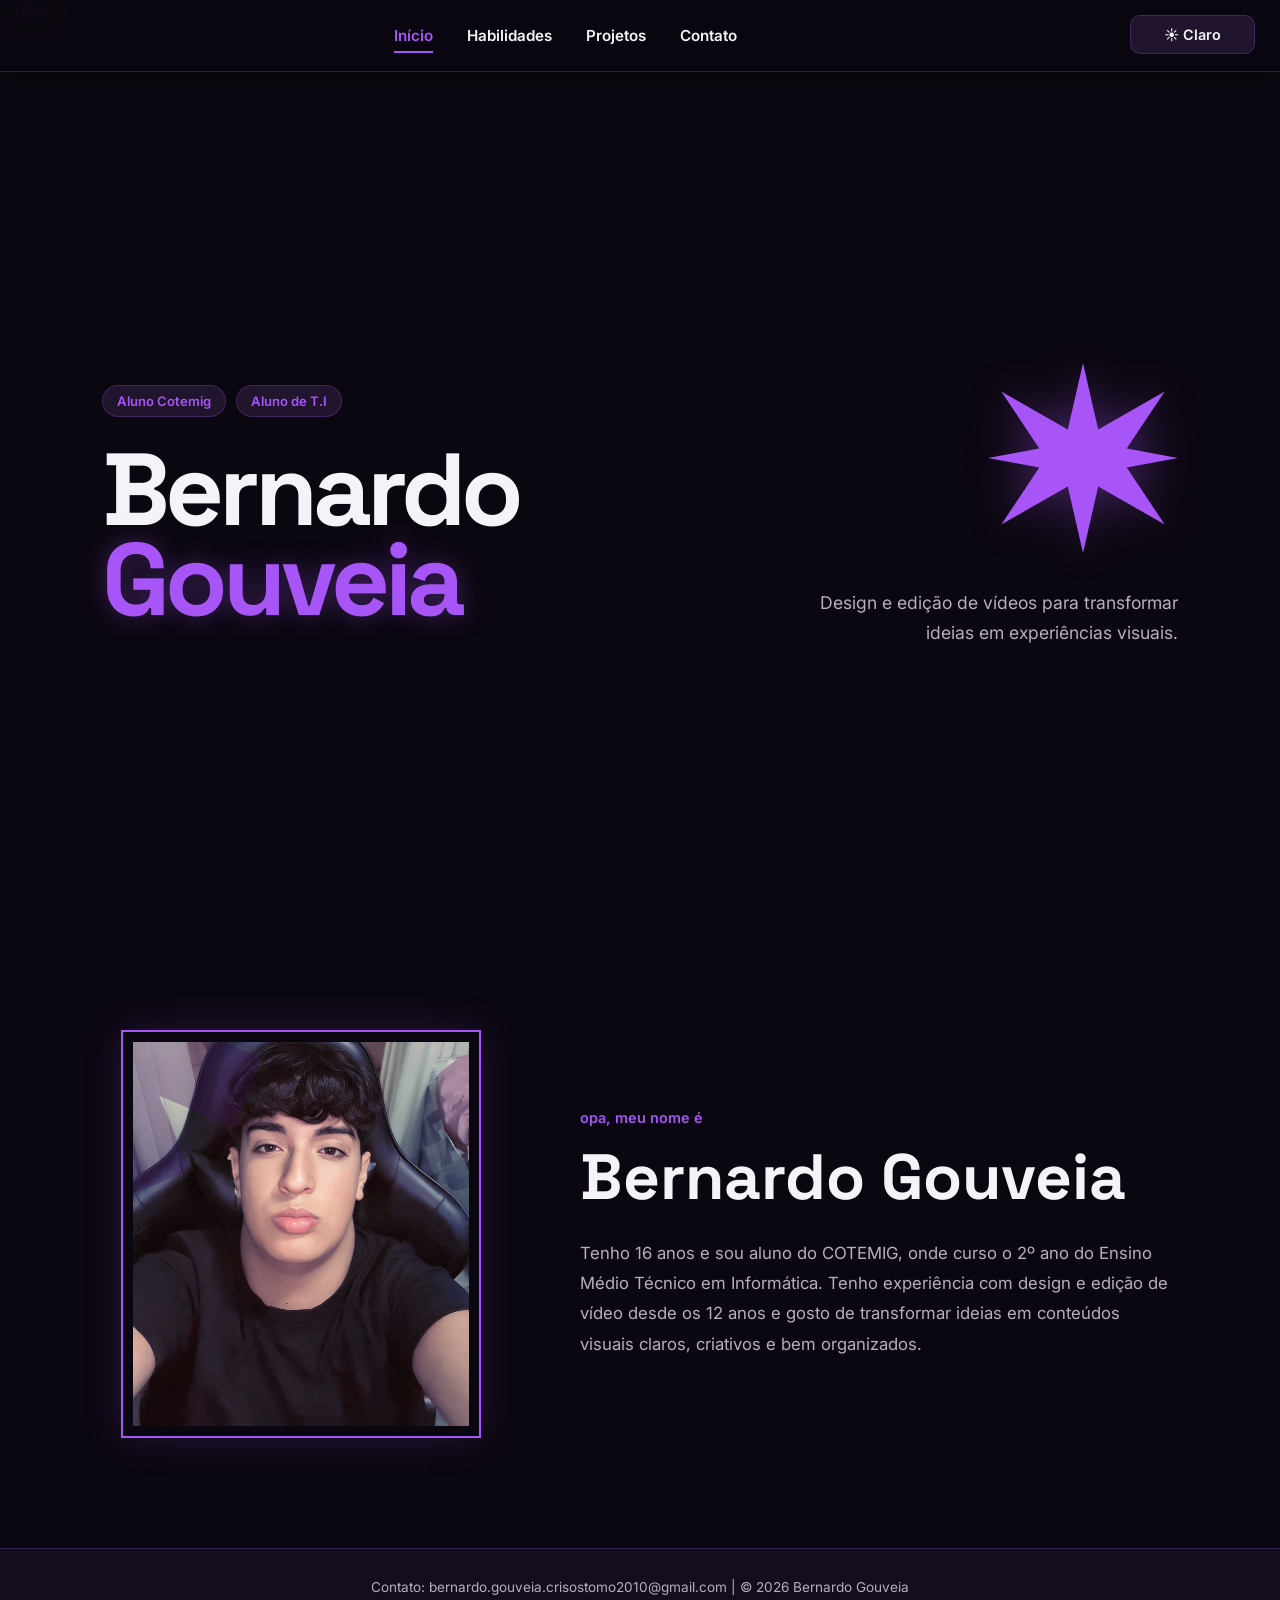
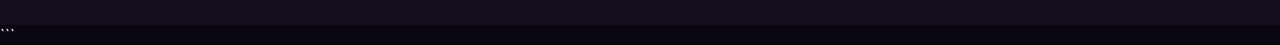
<file: index.html>
```html
<!DOCTYPE html>
<html lang="pt-BR">
<head>
    <meta charset="UTF-8">
    <meta name="viewport" content="width=device-width, initial-scale=1.0">
    <title>Bernardo Gouveia | Portfólio</title>
    <link rel="stylesheet" href="style.css">
    <link href="https://fonts.googleapis.com/css2?family=Inter:wght@400;500;600;700&family=Space+Grotesk:wght@400;500;600;700&display=swap" rel="stylesheet">
</head>
<body class="dark-mode">

    <div class="theme-wrapper">
        <button id="theme-toggle" class="btn-theme">✨ Mudar Tema</button>
    </div>

    <header class="navbar">
        <nav>
            <a href="index.html" class="active">Início</a>
            <a href="habilidades.html">Habilidades</a>
            <a href="projetos.html">Projetos</a>
            <a href="contato.html">Contato</a>
        </nav>
    </header>

    <main>
        <section id="inicio" class="hero-section scroll-anim">
            <div class="hero-container">
                <div class="hero-left">
                    <span class="sub-badge">Aluno Cotemig</span>
                    <span class="sub-badge">Aluno de T.I</span>
                    <h1 class="main-title">
                        Bernardo <br>
                        <span class="purple-neon">Gouveia</span>
                    </h1>
                </div>

                <div class="hero-right">
                    <div class="star-element">
                        <svg viewBox="0 0 100 100" class="star-svg">
                            <path d="M50 0 L58 35 L93 15 L73 45 L100 50 L73 55 L93 85 L58 65 L50 100 L42 65 L7 85 L27 55 L0 50 L27 45 L7 15 L42 35 Z"/>
                        </svg>
                    </div>

                    <p class="hero-tagline">
                        Design e edição de vídeos para transformar ideias em experiências visuais.
                    </p>
                </div>
            </div>
        </section>

        <section id="sobre-mim" class="about-section scroll-anim">
            <div class="about-container">
                <div class="about-photo-side">
                    <div class="frame-purple">
                        <img src="EU.PNG" alt="Bernardo Gouveia" class="avatar-img">
                    </div>
                </div>

                <div class="about-text-side">
                    <span class="section-subtitle">opa, meu nome é</span>
                    <h2 class="section-title">Bernardo Gouveia</h2>

                    <p class="section-paragraph">
                        Tenho 16 anos e sou aluno do COTEMIG, onde curso o 2º ano do Ensino Médio Técnico em Informática.
                        Tenho experiência com design e edição de vídeo desde os 12 anos e gosto de transformar ideias em
                        conteúdos visuais claros, criativos e bem organizados.
                    </p>
                </div>
            </div>
        </section>
    </main>

    <footer class="footer">
        <p>
            Contato: bernardo.gouveia.crisostomo2010@gmail.com |
            © 2026 Bernardo Gouveia
        </p>
    </footer>

    <script src="script.js"></script>
</body>
</html>
```
</file>
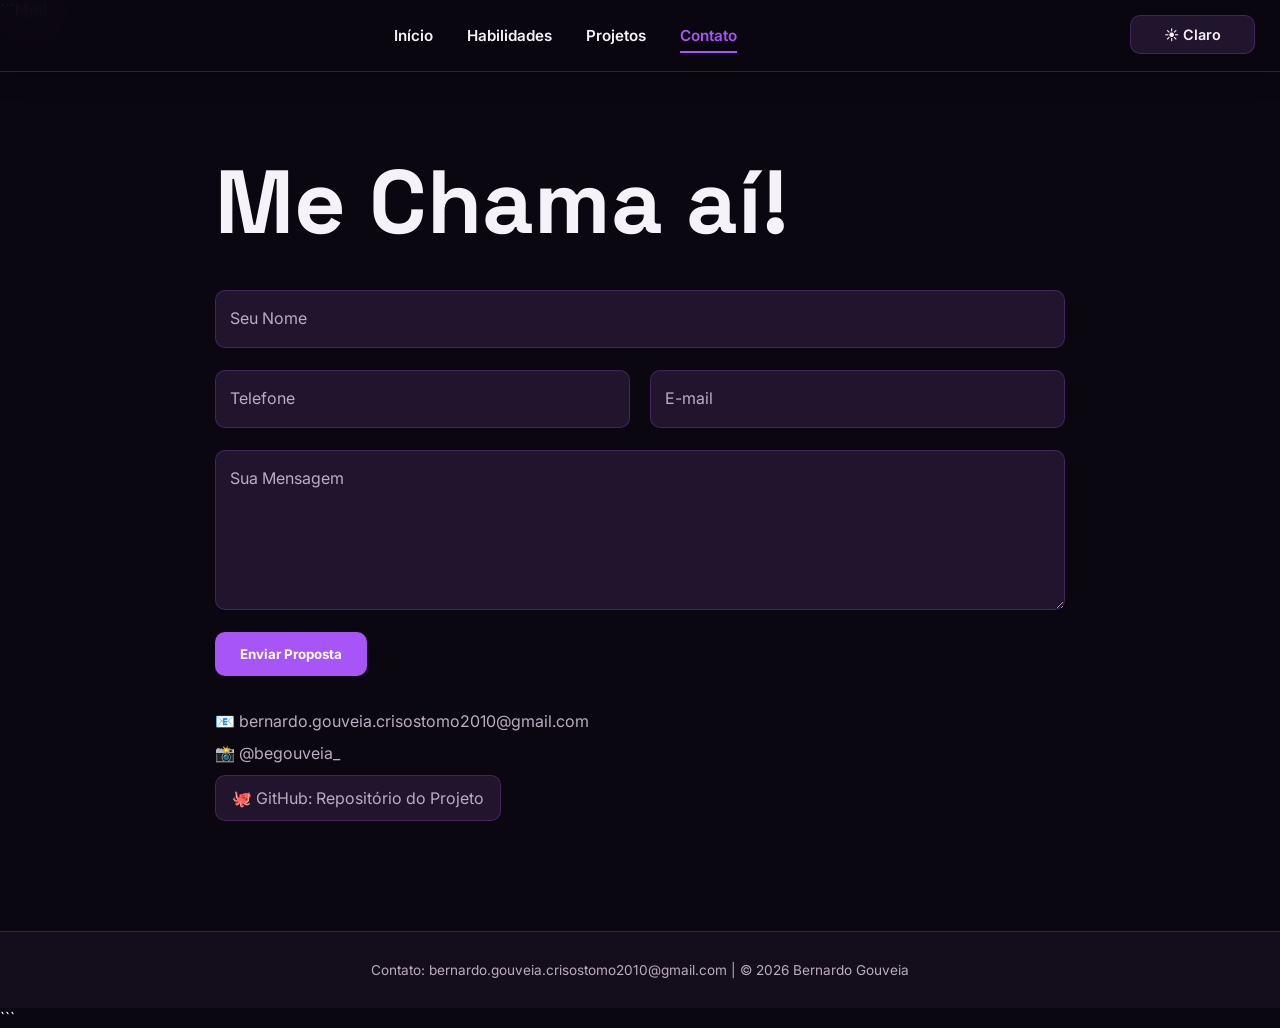
<file: contato.html>
```html
<!DOCTYPE html>
<html lang="pt-BR">
<head>
    <meta charset="UTF-8">
    <meta name="viewport" content="width=device-width, initial-scale=1.0">
    <title>Contato | Bernardo Gouveia</title>
    <link rel="stylesheet" href="style.css">
    <link href="https://fonts.googleapis.com/css2?family=Inter:wght@400;500;600;700&family=Space+Grotesk:wght@400;500;600;700&display=swap" rel="stylesheet">
</head>
<body class="dark-mode">

    <div class="theme-wrapper">
        <button id="theme-toggle" class="btn-theme">✨ Mudar Tema</button>
    </div>

    <header class="navbar">
        <nav>
            <a href="index.html">Início</a>
            <a href="habilidades.html">Habilidades</a>
            <a href="projetos.html">Projetos</a>
            <a href="contato.html" class="active">Contato</a>
        </nav>
    </header>

    <main>
        <section id="contato" class="contato-section scroll-anim">
            <div class="contato-box">
                <h2 class="contato-header">Me Chama aí!</h2>

                <form id="formContato" novalidate>

                    <div class="input-block">
                        <input type="text" id="nome" required placeholder=" ">
                        <label for="nome">Seu Nome</label>
                    </div>

                    <div class="input-row">

                        <div class="input-block">
                            <input
                                type="text"
                                id="telefone"
                                maxlength="15"
                                required
                                placeholder=" "
                            >
                            <label for="telefone">Telefone</label>
                        </div>

                        <div class="input-block">
                            <input
                                type="email"
                                id="email"
                                required
                                placeholder=" "
                            >
                            <label for="email">E-mail</label>
                        </div>

                    </div>

                    <div class="input-block">
                        <textarea
                            id="mensagem"
                            required
                            placeholder=" "
                        ></textarea>

                        <label for="mensagem">Sua Mensagem</label>
                    </div>

                    <button type="submit" class="btn-submit">
                        Enviar Proposta
                    </button>

                </form>

                <div class="contato-links">

                    <a
                        href="mailto:bernardo.gouveia.crisostomo2010@gmail.com"
                        class="link-item"
                    >
                        📧 bernardo.gouveia.crisostomo2010@gmail.com
                    </a>

                    <a
                        href="https://instagram.com/begouveia_"
                        target="_blank"
                        rel="noopener noreferrer"
                        class="link-item"
                    >
                        📸 @begouveia_
                    </a>

                    <a
                        href="https://github.com/Bernardo7510"
                        target="_blank"
                        rel="noopener noreferrer"
                        class="github-btn"
                    >
                        🐙 GitHub: Repositório do Projeto
                    </a>

                </div>
            </div>
        </section>
    </main>

    <div id="customModal" class="modal-overlay">
        <div class="modal-window">
            <button class="close-btn" id="closeModal">&times;</button>
            <div id="modalBody"></div>
        </div>
    </div>

    <footer class="footer">
        <p>
            Contato: bernardo.gouveia.crisostomo2010@gmail.com |
            © 2026 Bernardo Gouveia
        </p>
    </footer>

    <script src="script.js"></script>
</body>
</html>
```
</file>
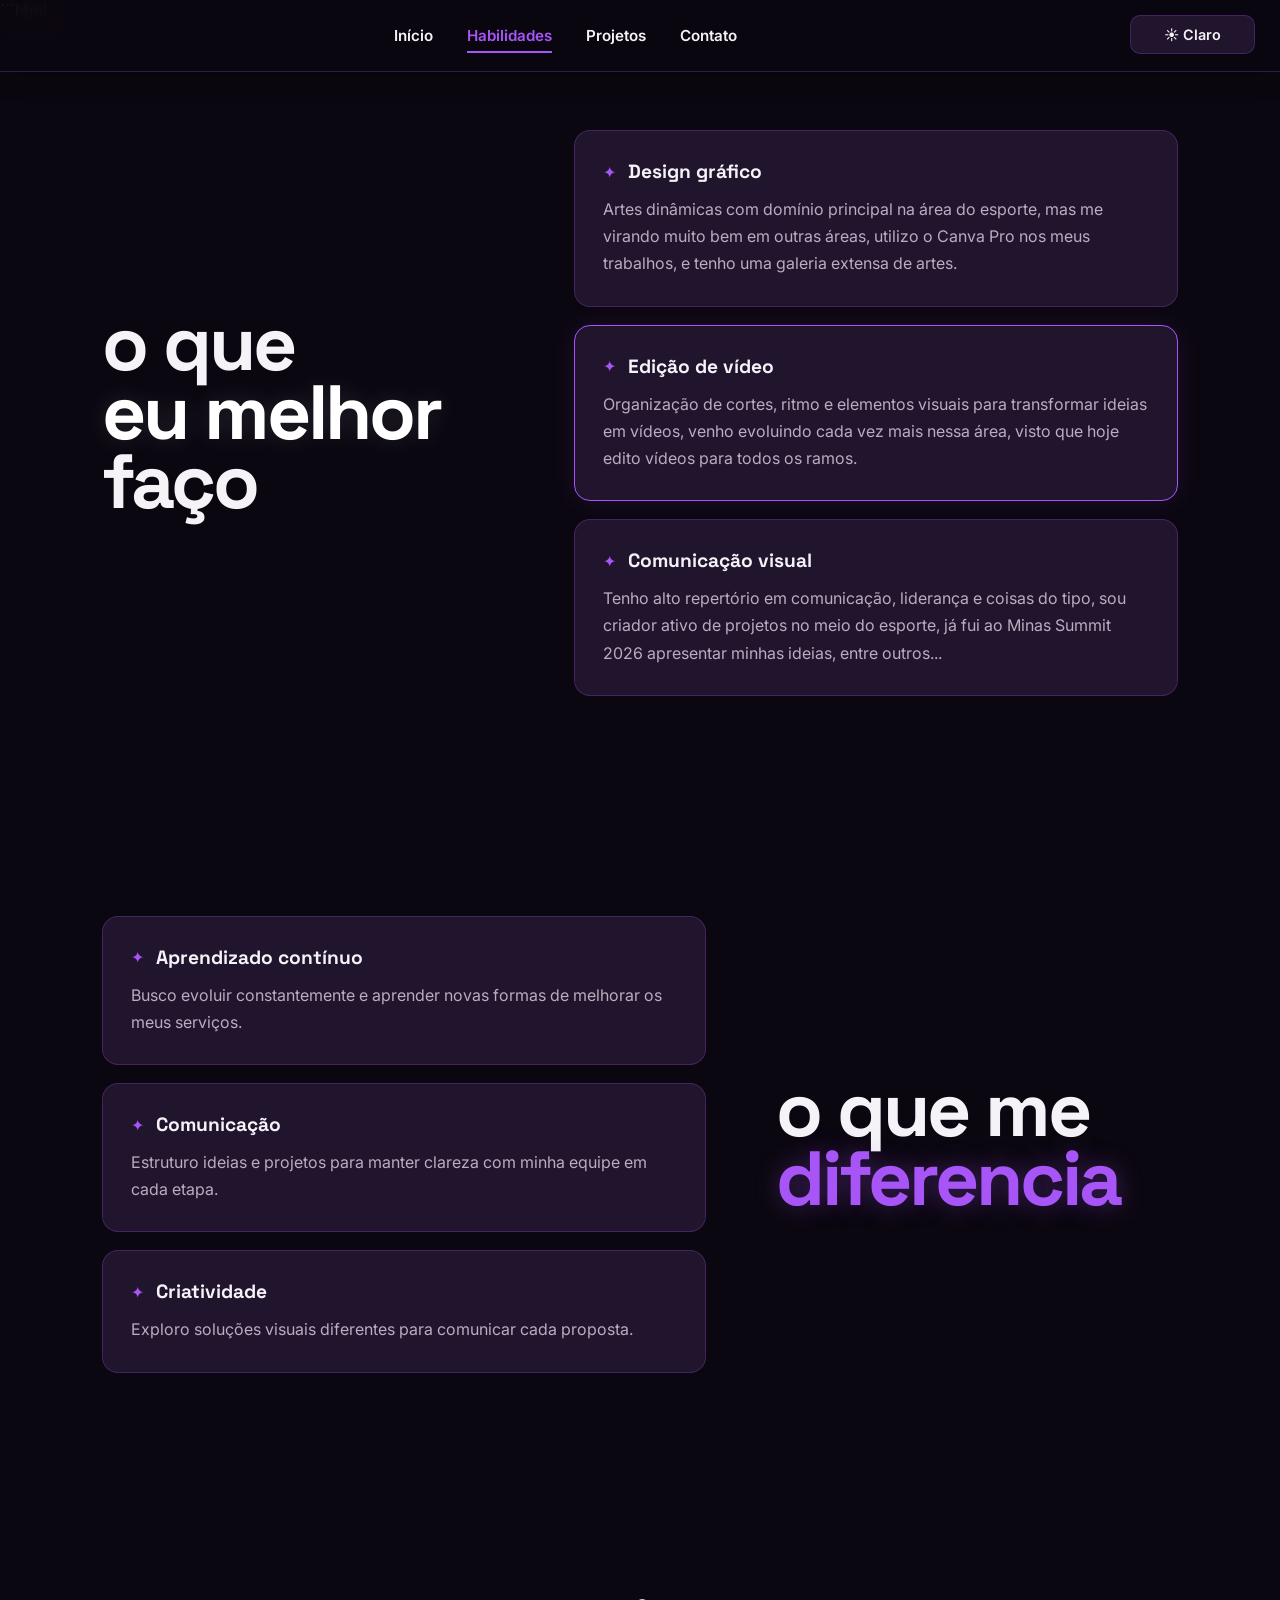
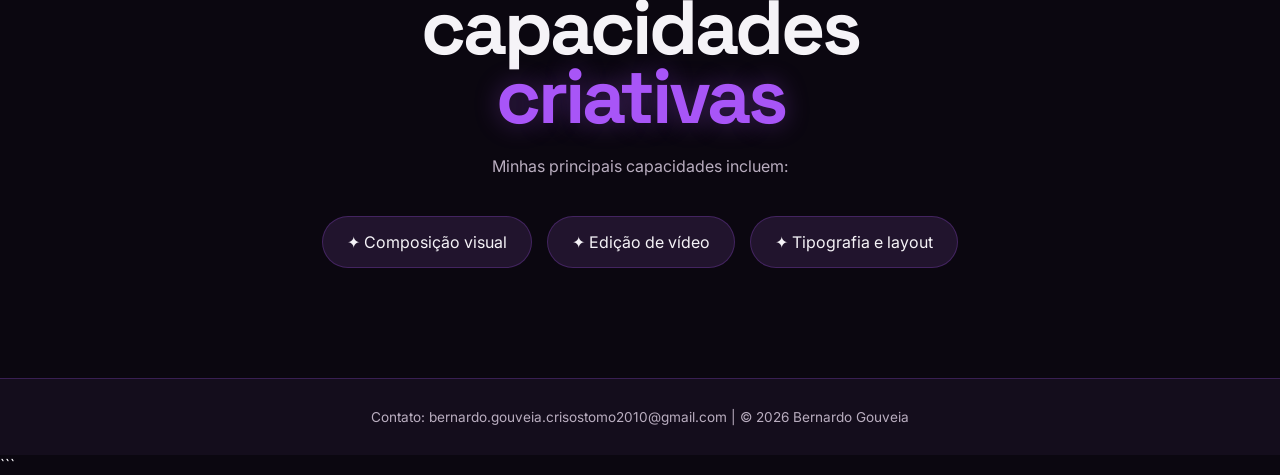
<file: habilidades.html>
```html
<!DOCTYPE html>
<html lang="pt-BR">
<head>
    <meta charset="UTF-8">
    <meta name="viewport" content="width=device-width, initial-scale=1.0">
    <title>Habilidades | Bernardo Gouveia</title>
    <link rel="stylesheet" href="style.css">
    <link href="https://fonts.googleapis.com/css2?family=Inter:wght@400;500;600;700&family=Space+Grotesk:wght@400;500;600;700&display=swap" rel="stylesheet">
</head>
<body class="dark-mode">

    <div class="theme-wrapper">
        <button id="theme-toggle" class="btn-theme">✨ Mudar Tema</button>
    </div>

    <header class="navbar">
        <nav>
            <a href="index.html">Início</a>
            <a href="habilidades.html" class="active">Habilidades</a>
            <a href="projetos.html">Projetos</a>
            <a href="contato.html">Contato</a>
        </nav>
    </header>

    <main>
        <section id="habilidades" class="skills-section scroll-anim">
            <div class="grid-skills">
                <div class="title-box">
                    <h2 class="huge-title">
                        o que <br>
                        <span class="white-glow">eu melhor</span> <br>
                        faço
                    </h2>
                </div>

                <div class="cards-box">
                    <div class="skill-card">
                        <div class="card-top">
                            ✦
                            <h3>Design gráfico</h3>
                        </div>

                        <p>
                            Artes dinâmicas com domínio principal na área do esporte,
                            mas me virando muito bem em outras áreas, utilizo o Canva Pro
                            nos meus trabalhos, e tenho uma galeria extensa de artes.
                        </p>
                    </div>

                    <div class="skill-card active-neon">
                        <div class="card-top">
                            ✦
                            <h3>Edição de vídeo</h3>
                        </div>

                        <p>
                            Organização de cortes, ritmo e elementos visuais para transformar
                            ideias em vídeos, venho evoluindo cada vez mais nessa área,
                            visto que hoje edito vídeos para todos os ramos.
                        </p>
                    </div>

                    <div class="skill-card">
                        <div class="card-top">
                            ✦
                            <h3>Comunicação visual</h3>
                        </div>

                        <p>
                            Tenho alto repertório em comunicação, liderança e coisas do tipo,
                            sou criador ativo de projetos no meio do esporte, já fui ao
                            Minas Summit 2026 apresentar minhas ideias, entre outros...
                        </p>
                    </div>
                </div>
            </div>
        </section>

        <section id="diferenciais" class="skills-section scroll-anim">
            <div class="grid-skills reverse">
                <div class="cards-box">
                    <div class="skill-card">
                        <div class="card-top">
                            ✦
                            <h3>Aprendizado contínuo</h3>
                        </div>

                        <p>
                            Busco evoluir constantemente e aprender novas formas de melhorar
                            os meus serviços.
                        </p>
                    </div>

                    <div class="skill-card">
                        <div class="card-top">
                            ✦
                            <h3>Comunicação</h3>
                        </div>

                        <p>
                            Estruturo ideias e projetos para manter clareza com minha equipe
                            em cada etapa.
                        </p>
                    </div>

                    <div class="skill-card">
                        <div class="card-top">
                            ✦
                            <h3>Criatividade</h3>
                        </div>

                        <p>
                            Exploro soluções visuais diferentes para comunicar cada proposta.
                        </p>
                    </div>
                </div>

                <div class="title-box">
                    <h2 class="huge-title">
                        o que me <br>
                        <span class="purple-neon">diferencia</span>
                    </h2>
                </div>
            </div>
        </section>

        <section id="capacidades" class="capacidades-section scroll-anim">
            <h2 class="huge-title center">
                capacidades <br>
                <span class="purple-neon">criativas</span>
            </h2>

            <p class="center-sub">
                Minhas principais capacidades incluem:
            </p>

            <div class="caps-row">
                <div class="cap-pill">✦ Composição visual</div>
                <div class="cap-pill">✦ Edição de vídeo</div>
                <div class="cap-pill">✦ Tipografia e layout</div>
            </div>
        </section>
    </main>

    <footer class="footer">
        <p>
            Contato: bernardo.gouveia.crisostomo2010@gmail.com |
            © 2026 Bernardo Gouveia
        </p>
    </footer>

    <script src="script.js"></script>
</body>
</html>
```
</file>
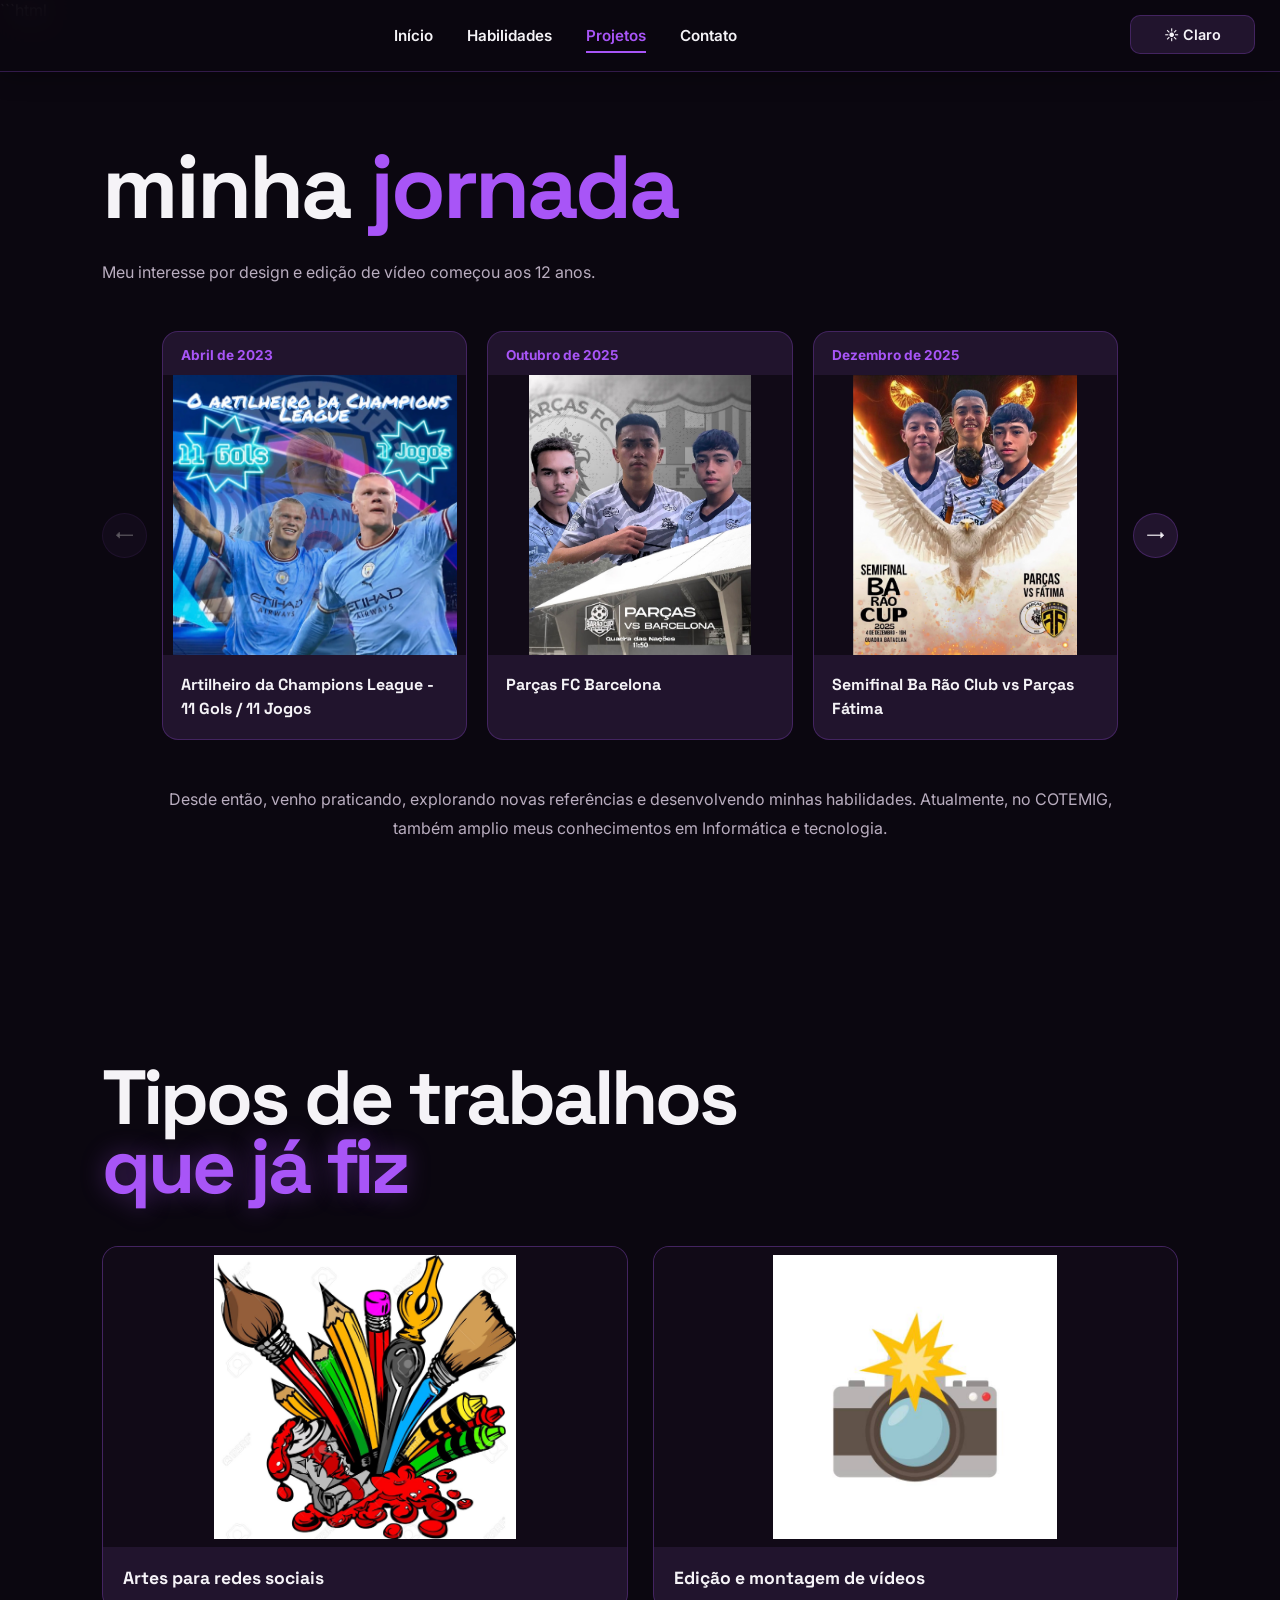
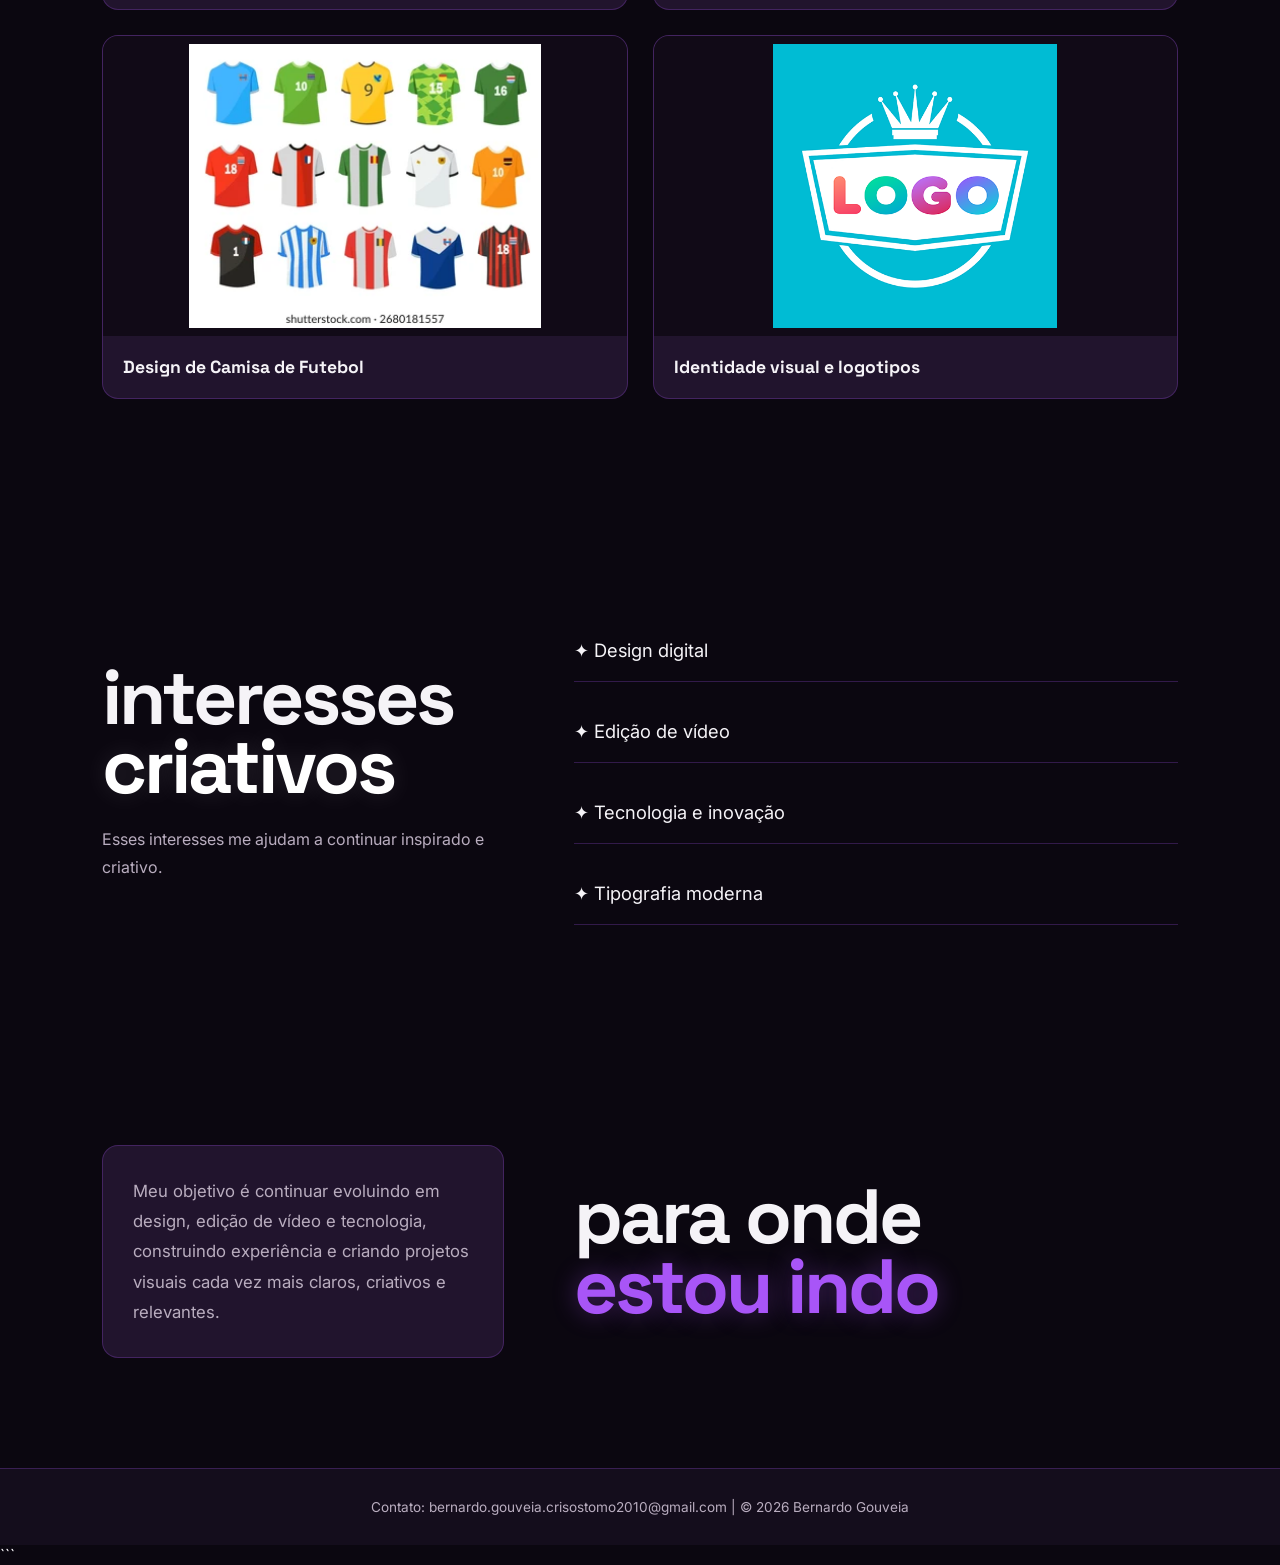
<file: projetos.html>
```html
<!DOCTYPE html>
<html lang="pt-BR">
<head>
    <meta charset="UTF-8">
    <meta name="viewport" content="width=device-width, initial-scale=1.0">
    <title>Projetos | Bernardo Gouveia</title>
    <link rel="stylesheet" href="style.css">
    <link href="https://fonts.googleapis.com/css2?family=Inter:wght@400;500;600;700&family=Space+Grotesk:wght@400;500;600;700&display=swap" rel="stylesheet">
</head>
<body class="dark-mode">

    <div class="theme-wrapper">
        <button id="theme-toggle" class="btn-theme">✨ Mudar Tema</button>
    </div>

    <header class="navbar">
        <nav>
            <a href="index.html">Início</a>
            <a href="habilidades.html">Habilidades</a>
            <a href="projetos.html" class="active">Projetos</a>
            <a href="contato.html">Contato</a>
        </nav>
    </header>

    <main>
        <section id="jornada" class="jornada-section scroll-anim">
            <h2 class="script-title">
                minha <span>jornada</span>
            </h2>

            <p class="jornada-intro">
                Meu interesse por design e edição de vídeo começou aos 12 anos.
            </p>

            <div class="carousel-container">
                <button class="arrow-btn prev" id="btnPrev">⭠</button>

                <div class="carousel-mask">
                    <div class="carousel-track" id="carouselTrack">

                        <div class="jornada-card">
                            <span class="jornada-date">Abril de 2023</span>

                            <div class="jornada-img-wrapper">
                                <img src="IMG_8274.jpeg" alt="Artilheiro da Champions">
                            </div>

                            <h4>
                                Artilheiro da Champions League - 11 Gols / 11 Jogos
                            </h4>
                        </div>

                        <div class="jornada-card">
                            <span class="jornada-date">Outubro de 2025</span>

                            <div class="jornada-img-wrapper">
                                <img src="IMG_8275.jpeg" alt="Parças FC">
                            </div>

                            <h4>
                                Parças FC Barcelona
                            </h4>
                        </div>

                        <div class="jornada-card">
                            <span class="jornada-date">Dezembro de 2025</span>

                            <div class="jornada-img-wrapper">
                                <img src="IMG_8276.jpeg" alt="Semifinal">
                            </div>

                            <h4>
                                Semifinal Ba Rão Club vs Parças Fátima
                            </h4>
                        </div>

                        <div class="jornada-card">
                            <span class="jornada-date">Junho de 2026</span>

                            <div class="jornada-img-wrapper">
                                <img src="unnamed (2).jpg" alt="Thales 40 Gols">
                            </div>

                            <h4>
                                Thales 40 Gols - Maior Artilheiro
                            </h4>
                        </div>

                    </div>
                </div>

                <button class="arrow-btn next" id="btnNext">⭢</button>
            </div>

            <p class="jornada-footer">
                Desde então, venho praticando, explorando novas referências e desenvolvendo
                minhas habilidades. Atualmente, no COTEMIG, também amplio meus conhecimentos
                em Informática e tecnologia.
            </p>
        </section>

        <section id="trabalhos" class="trabalhos-section scroll-anim">
            <h2 class="huge-title">
                Tipos de trabalhos <br>
                <span class="purple-neon">que já fiz</span>
            </h2>

            <div class="trabalhos-grid">

                <div class="trab-card click-modal" data-content="social">
                    <img src="14842309-art-and-back-to-school-supplies-paint-brushes-pencils-oil-paint-pens-and-crayons-cartoon-image.jpg" alt="Artes para redes sociais">
                    <div class="trab-info">
                        <h3>Artes para redes sociais</h3>
                    </div>
                </div>

                <div class="trab-card click-modal" data-content="video">
                    <img src="istockphoto-1738486369-612x612.jpg" alt="Edição de vídeo">
                    <div class="trab-info">
                        <h3>Edição e montagem de vídeos</h3>
                    </div>
                </div>

                <div class="trab-card click-modal" data-content="camisa">
                    <img src="football-jersey-vector-set-soccer-260nw-2680181557.webp" alt="Design de camisa">
                    <div class="trab-info">
                        <h3>Design de Camisa de Futebol</h3>
                    </div>
                </div>

                <div class="trab-card click-modal" data-content="logo">
                    <img src="unnamed (4).png" alt="Logotipo">
                    <div class="trab-info">
                        <h3>Identidade visual e logotipos</h3>
                    </div>
                </div>

            </div>
        </section>

        <section id="interesses" class="interesses-section scroll-anim">
            <div class="grid-skills">

                <div class="title-box">
                    <h2 class="huge-title">
                        interesses <br>
                        <span class="white-glow">criativos</span>
                    </h2>

                    <p class="interesses-p">
                        Esses interesses me ajudam a continuar inspirado e criativo.
                    </p>
                </div>

                <div class="cards-box">
                    <div class="interest-line">✦ Design digital</div>
                    <div class="interest-line">✦ Edição de vídeo</div>
                    <div class="interest-line">✦ Tecnologia e inovação</div>
                    <div class="interest-line">✦ Tipografia moderna</div>
                </div>

            </div>
        </section>

        <section id="destino" class="indo-section scroll-anim">
            <div class="grid-skills">

                <div class="cards-box">
                    <p class="indo-p">
                        Meu objetivo é continuar evoluindo em design, edição de vídeo e tecnologia,
                        construindo experiência e criando projetos visuais cada vez mais claros,
                        criativos e relevantes.
                    </p>
                </div>

                <div class="title-box">
                    <h2 class="huge-title">
                        para onde <br>
                        <span class="purple-neon">estou indo</span>
                    </h2>
                </div>

            </div>
        </section>
    </main>

    <footer class="footer">
        <p>
            Contato: bernardo.gouveia.crisostomo2010@gmail.com |
            © 2026 Bernardo Gouveia
        </p>
    </footer>

    <div id="customModal" class="modal-overlay">
        <div class="modal-window">
            <button class="close-btn" id="closeModal">&times;</button>
            <div id="modalBody"></div>
        </div>
    </div>

    <script src="script.js"></script>
</body>
</html>
```
</file>
<file: style.css>
@import url('https://fonts.googleapis.com/css2?family=Inter:wght@400;500;600;700&family=Space+Grotesk:wght@400;500;600;700&display=swap');

:root {
    --bg-main: #0b0710;
    --bg-surface: #140d1c;
    --bg-card: #21142d;
    --purple: #a855f7;
    --purple-dark: #7e22ce;
    --text: #f5f3f7;
    --text-secondary: #b9adbf;
    --white: #ffffff;
    --border: rgba(168, 85, 247, 0.25);
    --navbar: rgba(11, 7, 16, 0.92);
    --image-bg: #110a17;
    --shadow: rgba(0, 0, 0, 0.3);
    --transition: 0.3s ease;
}

body.light-mode {
    --bg-main: #f7f5fa;
    --bg-surface: #eeeaf3;
    --bg-card: #ffffff;
    --purple: #7e22ce;
    --purple-dark: #6b21a8;
    --text: #18121f;
    --text-secondary: #665b6e;
    --white: #18121f;
    --border: rgba(126, 34, 206, 0.2);
    --navbar: rgba(255, 255, 255, 0.94);
    --image-bg: #f0edf3;
    --shadow: rgba(30, 15, 40, 0.12);
}

* {
    margin: 0;
    padding: 0;
    box-sizing: border-box;
}

html {
    scroll-behavior: smooth;
}

body {
    font-family: "Inter", sans-serif;
    background: var(--bg-main);
    color: var(--text);
    overflow-x: hidden;
    transition: background-color 0.35s ease, color 0.35s ease;
}

body,
button,
input,
textarea {
    font-family: "Inter", sans-serif;
}

h1,
h2,
h3,
h4,
h5,
h6 {
    font-family: "Space Grotesk", sans-serif;
}

a {
    color: inherit;
    text-decoration: none;
}

button {
    border: none;
    cursor: pointer;
}

img {
    max-width: 100%;
}

.navbar {
    position: fixed;
    top: 0;
    left: 0;
    width: 100%;
    min-height: 72px;
    z-index: 1000;
    display: flex;
    align-items: center;
    justify-content: center;
    padding: 0 180px 0 30px;
    background: var(--navbar);
    border-bottom: 1px solid var(--border);
    box-shadow: 0 4px 25px var(--shadow);
    backdrop-filter: blur(15px);
    transition: background-color 0.35s ease, border-color 0.35s ease;
}

.navbar nav {
    display: flex;
    align-items: center;
    justify-content: center;
    gap: 34px;
}

.navbar nav a {
    position: relative;
    color: var(--text);
    font-size: 0.95rem;
    font-weight: 600;
    transition: color var(--transition);
}

.navbar nav a::after {
    content: "";
    position: absolute;
    left: 0;
    bottom: -8px;
    width: 0;
    height: 2px;
    background: var(--purple);
    transition: width var(--transition);
}

.navbar nav a:hover,
.navbar nav a.active {
    color: var(--purple);
}

.navbar nav a:hover::after,
.navbar nav a.active::after {
    width: 100%;
}

.theme-wrapper {
    position: fixed;
    top: 15px;
    right: 25px;
    z-index: 1100;
}

.btn-theme {
    display: inline-flex;
    align-items: center;
    justify-content: center;
    gap: 8px;
    min-width: 125px;
    padding: 10px 16px;
    border: 1px solid var(--border);
    border-radius: 10px;
    background: var(--bg-card);
    color: var(--text);
    font-size: 0.9rem;
    font-weight: 600;
    transition: background-color var(--transition), color var(--transition), border-color var(--transition), transform var(--transition);
}

.btn-theme:hover {
    background: var(--purple);
    color: #ffffff;
    border-color: var(--purple);
    transform: translateY(-2px);
}

.btn-theme:active {
    transform: translateY(0);
}

.hero-section {
    min-height: 100vh;
    padding: 150px 8% 80px;
    display: flex;
    align-items: center;
}

.hero-container {
    width: 100%;
    max-width: 1250px;
    margin: 0 auto;
    display: grid;
    grid-template-columns: 1.2fr 0.8fr;
    align-items: center;
    gap: 80px;
}

.hero-left {
    display: flex;
    flex-wrap: wrap;
    gap: 10px;
    align-items: center;
}

.sub-badge {
    padding: 7px 14px;
    border: 1px solid var(--border);
    border-radius: 999px;
    background: var(--bg-card);
    color: var(--purple);
    font-size: 0.82rem;
    font-weight: 600;
}

.main-title {
    width: 100%;
    margin-top: 18px;
    font-size: clamp(4rem, 8vw, 8rem);
    line-height: 0.88;
    letter-spacing: -5px;
}

.purple-neon {
    color: var(--purple);
    text-shadow: 0 0 25px rgba(168, 85, 247, 0.35);
}

.white-glow {
    color: var(--white);
    text-shadow: 0 0 25px rgba(255, 255, 255, 0.12);
}

.hero-right {
    display: flex;
    flex-direction: column;
    align-items: flex-end;
    gap: 35px;
}

.star-element {
    width: 190px;
    height: 190px;
    animation: rotateStar 12s linear infinite;
}

.star-svg {
    width: 100%;
    height: 100%;
    fill: var(--purple);
    filter: drop-shadow(0 0 20px rgba(168, 85, 247, 0.35));
}

@keyframes rotateStar {
    from {
        transform: rotate(0deg);
    }

    to {
        transform: rotate(360deg);
    }
}

.hero-tagline {
    max-width: 420px;
    color: var(--text-secondary);
    font-size: 1.1rem;
    line-height: 1.7;
    text-align: right;
}

.about-section,
.skills-section,
.capacidades-section,
.jornada-section,
.trabalhos-section,
.interesses-section,
.indo-section,
.contato-section {
    padding: 110px 8%;
}

.about-container {
    width: 100%;
    max-width: 1100px;
    margin: 0 auto;
    display: grid;
    grid-template-columns: 0.8fr 1.2fr;
    gap: 80px;
    align-items: center;
}

.about-photo-side {
    display: flex;
    justify-content: center;
}

.frame-purple {
    width: min(360px, 100%);
    padding: 10px;
    border: 2px solid var(--purple);
    box-shadow: 0 0 35px rgba(168, 85, 247, 0.18);
}

.avatar-img {
    width: 100%;
    display: block;
}

.section-subtitle {
    color: var(--purple);
    font-size: 0.9rem;
    font-weight: 600;
}

.section-title {
    margin: 10px 0 20px;
    font-size: clamp(2.2rem, 5vw, 4rem);
}

.section-paragraph {
    max-width: 650px;
    color: var(--text-secondary);
    font-size: 1.05rem;
    line-height: 1.8;
}

.grid-skills {
    width: 100%;
    max-width: 1200px;
    margin: 0 auto;
    display: grid;
    grid-template-columns: 0.8fr 1.2fr;
    gap: 70px;
    align-items: center;
}

.grid-skills.reverse {
    grid-template-columns: 1.2fr 0.8fr;
}

.title-box {
    display: flex;
    flex-direction: column;
    justify-content: center;
}

.huge-title {
    font-size: clamp(3rem, 6vw, 6rem);
    line-height: 0.9;
    letter-spacing: -3px;
}

.cards-box {
    display: grid;
    gap: 18px;
}

.skill-card {
    padding: 28px;
    border: 1px solid var(--border);
    border-radius: 16px;
    background: var(--bg-card);
    transition: transform var(--transition), border-color var(--transition), box-shadow var(--transition);
}

.skill-card:hover {
    transform: translateY(-5px);
    border-color: var(--purple);
    box-shadow: 0 15px 40px var(--shadow);
}

.skill-card.active-neon {
    border-color: var(--purple);
    box-shadow: 0 0 25px rgba(168, 85, 247, 0.12);
}

.card-top {
    display: flex;
    align-items: center;
    gap: 12px;
    margin-bottom: 12px;
    color: var(--purple);
}

.card-top h3 {
    color: var(--text);
    font-size: 1.2rem;
}

.skill-card p {
    color: var(--text-secondary);
    line-height: 1.7;
}

.capacidades-section {
    text-align: center;
}

.center {
    text-align: center;
}

.center-sub {
    margin: 25px auto;
    color: var(--text-secondary);
}

.caps-row {
    max-width: 900px;
    margin: 40px auto 0;
    display: flex;
    justify-content: center;
    flex-wrap: wrap;
    gap: 15px;
}

.cap-pill {
    padding: 15px 24px;
    border: 1px solid var(--border);
    border-radius: 999px;
    background: var(--bg-card);
    color: var(--text);
    transition: all var(--transition);
}

.cap-pill:hover {
    border-color: var(--purple);
    color: var(--purple);
    transform: translateY(-3px);
}

.script-title {
    max-width: 1100px;
    margin: 0 auto 15px;
    font-size: clamp(3rem, 7vw, 6rem);
    letter-spacing: -3px;
}

.script-title span {
    color: var(--purple);
}

.jornada-intro {
    max-width: 1100px;
    margin: 0 auto 45px;
    color: var(--text-secondary);
    line-height: 1.7;
}

.carousel-container {
    max-width: 1200px;
    margin: 0 auto;
    display: flex;
    align-items: center;
    gap: 15px;
}

.carousel-mask {
    flex: 1;
    overflow: hidden;
}

.carousel-track {
    display: flex;
    gap: 20px;
    transition: transform 0.5s ease;
}

.jornada-card {
    min-width: calc((100% - 40px) / 3);
    overflow: hidden;
    border: 1px solid var(--border);
    border-radius: 16px;
    background: var(--bg-card);
}

.jornada-date {
    display: block;
    padding: 15px 18px 0;
    color: var(--purple);
    font-size: 0.85rem;
    font-weight: 700;
}

.jornada-img-wrapper {
    width: 100%;
    height: 280px;
    margin-top: 12px;
    overflow: hidden;
    background: var(--image-bg);
}

.jornada-img-wrapper img {
    width: 100%;
    height: 100%;
    display: block;
    object-fit: contain;
    background: var(--image-bg);
    transition: transform 0.3s ease;
}

.jornada-img-wrapper:hover img {
    transform: scale(1.03);
}

.jornada-card h4 {
    padding: 18px;
    font-size: 1rem;
    line-height: 1.5;
}

.arrow-btn {
    width: 45px;
    height: 45px;
    flex-shrink: 0;
    border: 1px solid var(--border);
    border-radius: 50%;
    background: var(--bg-card);
    color: var(--text);
    font-size: 1.2rem;
    transition: all var(--transition);
}

.arrow-btn:hover {
    background: var(--purple);
    color: #ffffff;
    border-color: var(--purple);
}

.arrow-btn:disabled {
    opacity: 0.35;
    cursor: not-allowed;
}

.jornada-footer {
    max-width: 1000px;
    margin: 45px auto 0;
    color: var(--text-secondary);
    line-height: 1.8;
    text-align: center;
}

.trabalhos-section > .huge-title {
    max-width: 1200px;
    margin: 0 auto 45px;
}

.trabalhos-grid {
    max-width: 1200px;
    margin: 0 auto;
    display: grid;
    grid-template-columns: repeat(2, 1fr);
    gap: 25px;
}

.trab-card {
    overflow: hidden;
    border: 1px solid var(--border);
    border-radius: 16px;
    background: var(--bg-card);
    cursor: pointer;
    transition: transform var(--transition), border-color var(--transition);
}

.trab-card:hover {
    transform: translateY(-7px);
    border-color: var(--purple);
}

.trab-card img {
    width: 100%;
    height: 300px;
    display: block;
    padding: 8px;
    object-fit: contain;
    background: var(--image-bg);
}

.trab-info {
    padding: 20px;
}

.trab-info h3 {
    font-size: 1.1rem;
}

.interesses-p {
    max-width: 450px;
    margin-top: 25px;
    color: var(--text-secondary);
    line-height: 1.7;
}

.interest-line {
    padding: 20px 0;
    border-bottom: 1px solid var(--border);
    color: var(--text);
    font-size: 1.15rem;
}

.indo-p {
    padding: 30px;
    border: 1px solid var(--border);
    border-radius: 16px;
    background: var(--bg-card);
    color: var(--text-secondary);
    font-size: 1.05rem;
    line-height: 1.8;
}

.contato-section {
    min-height: calc(100vh - 72px);
    padding-top: 140px;
}

.contato-box {
    width: 100%;
    max-width: 850px;
    margin: 0 auto;
}

.contato-header {
    margin-bottom: 45px;
    font-size: clamp(3rem, 7vw, 6rem);
    line-height: 0.95;
}

form {
    display: flex;
    flex-direction: column;
    gap: 22px;
}

.input-row {
    display: grid;
    grid-template-columns: 1fr 1fr;
    gap: 20px;
}

.input-block {
    position: relative;
}

.input-block input,
.input-block textarea {
    width: 100%;
    padding: 18px 15px;
    border: 1px solid var(--border);
    border-radius: 10px;
    outline: none;
    background: var(--bg-card);
    color: var(--text);
    font-size: 1rem;
    transition: border-color var(--transition), background-color var(--transition);
}

.input-block textarea {
    min-height: 160px;
    resize: vertical;
}

.input-block label {
    position: absolute;
    top: 18px;
    left: 15px;
    color: var(--text-secondary);
    pointer-events: none;
    transition: all 0.2s ease;
}

.input-block input:focus,
.input-block textarea:focus {
    border-color: var(--purple);
}

.input-block input:focus + label,
.input-block input:not(:placeholder-shown) + label,
.input-block textarea:focus + label,
.input-block textarea:not(:placeholder-shown) + label {
    top: -9px;
    left: 12px;
    padding: 0 5px;
    background: var(--bg-main);
    color: var(--purple);
    font-size: 0.75rem;
}

.btn-submit {
    align-self: flex-start;
    padding: 14px 25px;
    border-radius: 10px;
    background: var(--purple);
    color: #ffffff;
    font-weight: 700;
    transition: all var(--transition);
}

.btn-submit:hover {
    background: var(--purple-dark);
    transform: translateY(-2px);
}

.contato-links {
    display: flex;
    flex-direction: column;
    gap: 12px;
    margin-top: 35px;
}

.link-item,
.github-btn {
    color: var(--text-secondary);
    transition: color var(--transition);
}

.link-item:hover {
    color: var(--purple);
}

.github-btn {
    display: inline-flex;
    width: fit-content;
    padding: 12px 16px;
    border: 1px solid var(--border);
    border-radius: 10px;
    background: var(--bg-card);
}

.github-btn:hover {
    color: var(--purple);
    border-color: var(--purple);
}

.footer {
    padding: 30px 8%;
    border-top: 1px solid var(--border);
    background: var(--bg-surface);
    color: var(--text-secondary);
    text-align: center;
    font-size: 0.85rem;
}

.modal-overlay {
    position: fixed;
    inset: 0;
    z-index: 2000;
    display: none;
    align-items: center;
    justify-content: center;
    padding: 20px;
    background: rgba(0, 0, 0, 0.72);
}

.modal-overlay.active {
    display: flex;
}

.modal-window {
    position: relative;
    width: min(550px, 100%);
    padding: 35px;
    border: 1px solid var(--border);
    border-radius: 16px;
    background: var(--bg-card);
    color: var(--text);
    box-shadow: 0 20px 60px rgba(0, 0, 0, 0.35);
}

.close-btn {
    position: absolute;
    top: 12px;
    right: 15px;
    width: 35px;
    height: 35px;
    border-radius: 50%;
    background: transparent;
    color: var(--text);
    font-size: 1.7rem;
}

.close-btn:hover {
    color: var(--purple);
}

.scroll-anim {
    opacity: 0;
    transform: translateY(30px);
    transition: opacity 0.7s ease, transform 0.7s ease;
}

.scroll-anim.show {
    opacity: 1;
    transform: translateY(0);
}

@media (max-width: 1024px) {
    .navbar {
        padding-right: 160px;
    }

    .jornada-card {
        min-width: calc((100% - 20px) / 2);
    }

    .hero-container,
    .about-container,
    .grid-skills,
    .grid-skills.reverse {
        grid-template-columns: 1fr;
        gap: 50px;
    }

    .hero-right {
        align-items: flex-start;
    }

    .hero-tagline {
        text-align: left;
    }
}

@media (max-width: 768px) {
    .navbar {
        min-height: 65px;
        padding: 0 15px;
    }

    .navbar nav {
        gap: 13px;
    }

    .navbar nav a {
        font-size: 0.78rem;
    }

    .theme-wrapper {
        top: 75px;
        right: 15px;
    }

    .btn-theme {
        min-width: auto;
        padding: 9px 12px;
        font-size: 0.8rem;
    }

    .hero-section {
        padding-top: 150px;
    }

    .hero-container,
    .about-container,
    .grid-skills,
    .grid-skills.reverse {
        grid-template-columns: 1fr;
    }

    .main-title {
        font-size: clamp(3.5rem, 15vw, 6rem);
        letter-spacing: -3px;
    }

    .huge-title {
        font-size: clamp(2.8rem, 12vw, 5rem);
    }

    .jornada-card {
        min-width: 100%;
    }

    .trabalhos-grid {
        grid-template-columns: 1fr;
    }

    .input-row {
        grid-template-columns: 1fr;
    }

    .arrow-btn {
        width: 40px;
        height: 40px;
    }

    .about-section,
    .skills-section,
    .capacidades-section,
    .jornada-section,
    .trabalhos-section,
    .interesses-section,
    .indo-section,
    .contato-section {
        padding-left: 6%;
        padding-right: 6%;
    }
}

@media (max-width: 480px) {
    .navbar nav {
        gap: 8px;
    }

    .navbar nav a {
        font-size: 0.65rem;
    }

    .theme-wrapper {
        top: 72px;
    }

    .btn-theme {
        padding: 8px 10px;
    }

    .hero-section {
        padding-top: 135px;
    }

    .star-element {
        width: 130px;
        height: 130px;
    }

    .skill-card {
        padding: 22px;
    }

    .jornada-img-wrapper {
        height: 220px;
    }

    .trab-card img {
        height: 220px;
    }

    .modal-window {
        padding: 28px 22px;
    }

    .footer {
        padding: 25px 5%;
        line-height: 1.6;
    }
}
</file>
